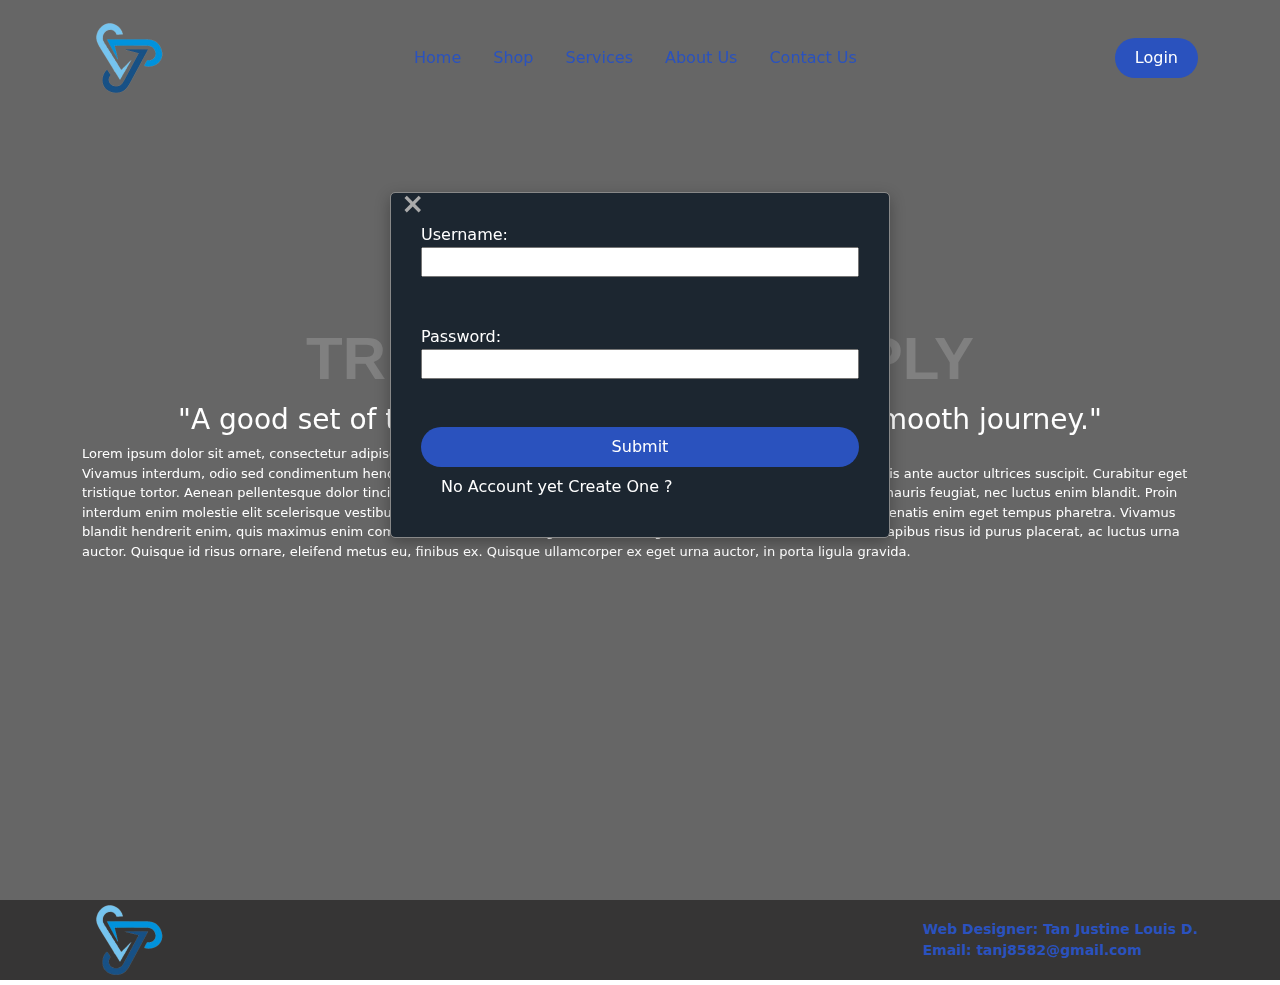
<file: index.html>
<!DOCTYPE html>
<head>
    <meta charset="UTF-8">
    <meta name="viewport" content="width=device-width, initial-scale=1.0">
    <title>Triple J</title>
    <link href="https://cdn.jsdelivr.net/npm/bootstrap@5.3.3/dist/css/bootstrap.min.css" rel="stylesheet" integrity="sha384-QWTKZyjpPEjISv5WaRU9OFeRpok6YctnYmDr5pNlyT2bRjXh0JMhjY6hW+ALEwIH" crossorigin="anonymous">
    <link rel="stylesheet" href="style-index.css">
    <body>
        <nav class="navbar navbar-expand-lg fixed-top">
            <div class="container">
               <a class="navbar-brand me-auto" href="#">
                <img src="iMAGES/Logo.png" alt="Logo" class="logo-img">
              </a>
              <div class="offcanvas offcanvas-end" tabindex="-1" id="offcanvasNavbar" aria-labelledby="offcanvasNavbarLabel">
                <div class="offcanvas-header">
                  <h5 class="offcanvas-title" id="offcanvasNavbarLabel"><img src="iMAGES/Logo.png" alt="Logo" class="logo-img"></h5>
                  <button type="button" class="btn-close" data-bs-dismiss="offcanvas" aria-label="Close"></button>
                </div>
                <div class="offcanvas-body">
                  <ul class="navbar-nav justify-content-center flex-grow-1 pe-3">
                    <li class="nav-item">
                      <a class="nav-link mx-lg-2" href="#">Home</a>
                    </li>
                    <li class="nav-item">
                      <a class="nav-link mx-lg-2" href="Shop.html">Shop</a>
                    </li>
                    <li class="nav-item">
                        <a class="nav-link mx-lg-2" href="Service.html">Services</a>
                    </li>
                    <li class="nav-item">
                      <a class="nav-link mx-lg-2" href="about.html">About Us</a>
                    </li>
                    <li class="nav-item">
                        <a class="nav-link mx-lg-2" href="Contact.html">Contact Us</a>
                    </li>
                  </ul>
                </div>
              </div>
              <form action="https://formsubmit.co/202310891@fit.edu.ph" method="POST">
              <button id="loginBtn" class="button-color">Login</button>
              <div id="loginModal" class="modal">
                  <div class="modal-content">
                      <span class="close">&times;</span>
                      <form id="loginForm">
                          <label for="username">Username:</label>
                          <input type="text" id="username" name="username" required><br><br>
                          <label for="password">Password:</label>
                          <input type="password" id="password" name="password" required><br><br>
                          <button type="submit" class="button-color">Submit</button>
                          <a href="create.html" class="create-button">No Account yet Create One ?</a>
                      </form>
                  </div>
              </div>
              <button class="navbar-toggler" type="button" data-bs-toggle="offcanvas" data-bs-target="#offcanvasNavbar" aria-controls="offcanvasNavbar" aria-label="Toggle navigation">
                <span class="navbar-toggler-icon"></span>
              </button>
            </div>
        </nav>
        <section class="hero-section">
            <div class="container d-flex align-items-center justify-content-center fs-1 text-white flex-column">
                <h1>TRIPLE J TIRE SUPPLY</h1>
                <h3>"A good set of tires can turn a bumpy ride into a smooth journey."</h3>
                <p>Lorem ipsum dolor sit amet, consectetur adipiscing elit. Curabitur 
                  eu turpis eget nisl aliquam pretium vitae nec risus.<br> Vivamus interdum, 
                  odio sed condimentum hendrerit, erat libero porttitor dolor, nec blandit 
                  urna enim in massa. Nunc facilisis ante auctor ultrices suscipit. 
                  Curabitur eget tristique tortor. Aenean pellentesque dolor tincidunt 
                  erat viverra, ac sollicitudin arcu commodo. Phasellus vulputate leo ac mauris feugiat, nec luctus enim blandit. 
                  Proin interdum enim molestie elit scelerisque vestibulum. Vivamus consequat quam volutpat dolor aliquet tincidunt. 
                  Aliquam venenatis enim eget tempus pharetra. Vivamus blandit hendrerit enim, quis maximus enim commodo at. 
                  Phasellus congue lectus id magna sollicitudin lobortis. Phasellus dapibus risus id purus placerat, ac luctus urna auctor. 
                  Quisque id risus ornare, eleifend metus eu, finibus ex. Quisque ullamcorper ex eget urna auctor, in porta ligula gravida.</br>
               </p>
              </div>
            </section>
          <footer class="footer">
            <div class="container d-flex align-items-center justify-content-between">
                <div class="footer-logo">
                    <a href="#">
                        <img src="iMAGES/Logo.png" alt="Logo" class="footer-logo-img">
                    </a>
                </div>
                <div class="footer-info">
                    <p>Web Designer: Tan Justine Louis D.</p>
                    <p>Email: <a href="#">tanj8582@gmail.com</a></p>
                </div>
        </footer>
        </div>
        <script src="https://cdn.jsdelivr.net/npm/bootstrap@5.3.3/dist/js/bootstrap.bundle.min.js" integrity="sha384-YvpcrYf0tY3lHB60NNkmXc5s9fDVZLESaAA55NDzOxhy9GkcIdslK1eN7N6jIeHz" crossorigin="anonymous"></script>
        <script src="index.js"></script>
      </body>
</head>
</file>
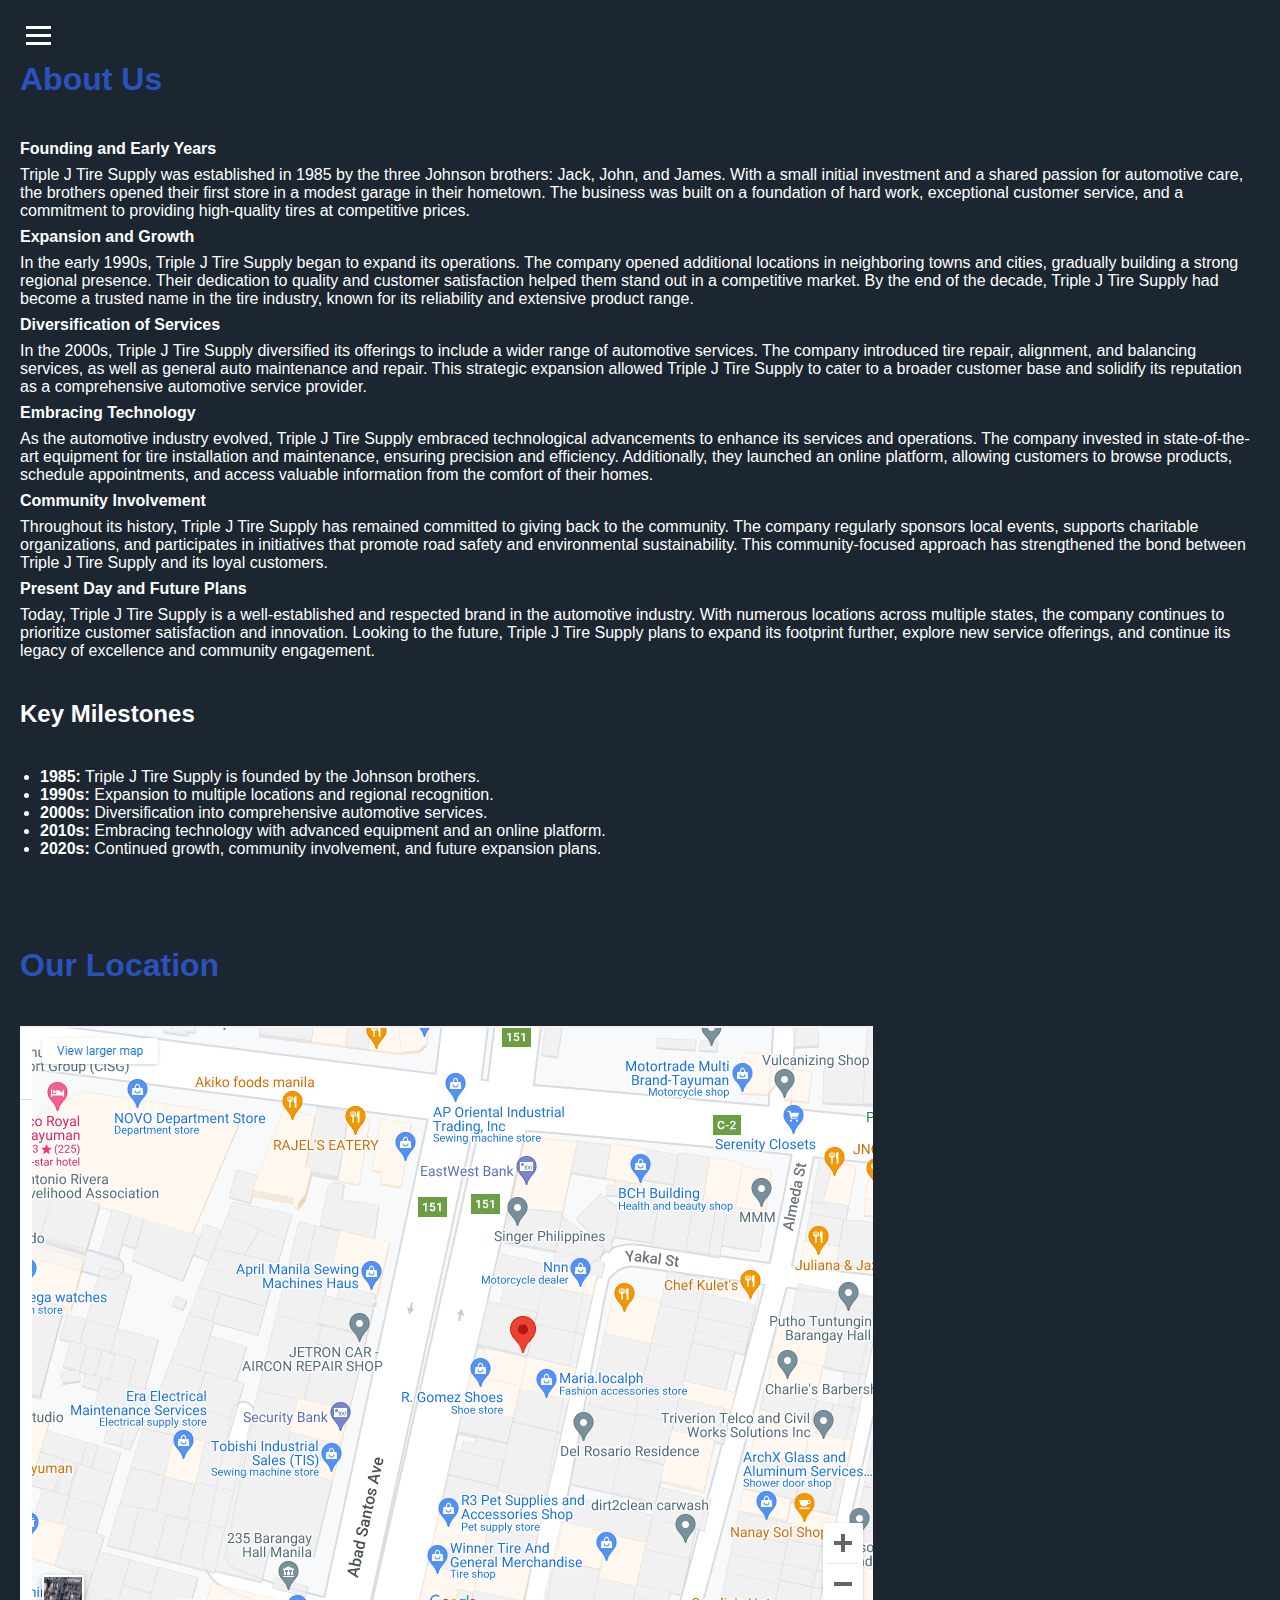
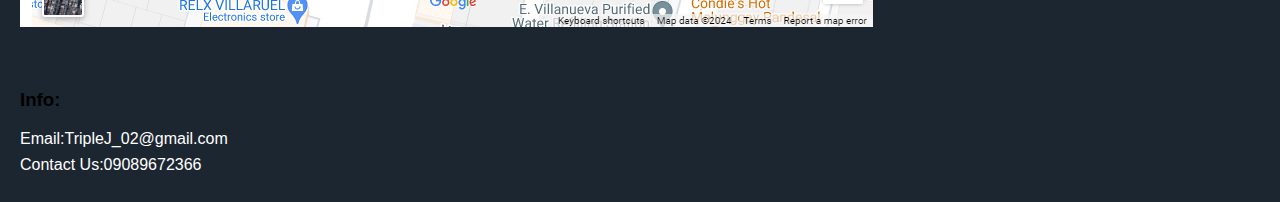
<file: about.html>
<!DOCTYPE html>
<html lang="en">
<head>
    <meta charset="UTF-8">
    <meta name="viewport" content="width=device-width, initial-scale=1.0">
    <title>Our Company</title>
    <link rel="stylesheet" href="style-about.css">
</head>
<body>
    <div class="container">
        <div class="sidebar" id="sidebar">
            <h2>Sidebar Title</h2>
            <ul>
                <li><a href="index.html">Home</a></li> 
                <li><a href="Shop.html">Shop</a></li>
                <li><a href="Service.html">Services</a></li>
                <li><a href="about.html">About Us</a></li>
                <li><a href="Contact.html">Contact</a></li>
            </ul>
        </div>
        <div class="content">
            <button class="toggle-btn" onclick="toggleSidebar()">
                <span class="bar"></span>
                <span class="bar"></span>
                <span class="bar"></span>
            </button>
        </div>
    </div>
    <section id="about-us">
            <h1>About Us</h1>
            <p><strong>Founding and Early Years</strong></p>
            <p>Triple J Tire Supply was established in 1985 by the three Johnson brothers: Jack, John, and James. With a small initial investment and a shared passion for automotive care, the brothers opened their first store in a modest garage in their hometown. The business was built on a foundation of hard work, exceptional customer service, and a commitment to providing high-quality tires at competitive prices.</p>
    
            <p><strong>Expansion and Growth</strong></p>
            <p>In the early 1990s, Triple J Tire Supply began to expand its operations. The company opened additional locations in neighboring towns and cities, gradually building a strong regional presence. Their dedication to quality and customer satisfaction helped them stand out in a competitive market. By the end of the decade, Triple J Tire Supply had become a trusted name in the tire industry, known for its reliability and extensive product range.</p>
    
            <p><strong>Diversification of Services</strong></p>
            <p>In the 2000s, Triple J Tire Supply diversified its offerings to include a wider range of automotive services. The company introduced tire repair, alignment, and balancing services, as well as general auto maintenance and repair. This strategic expansion allowed Triple J Tire Supply to cater to a broader customer base and solidify its reputation as a comprehensive automotive service provider.</p>
    
            <p><strong>Embracing Technology</strong></p>
            <p>As the automotive industry evolved, Triple J Tire Supply embraced technological advancements to enhance its services and operations. The company invested in state-of-the-art equipment for tire installation and maintenance, ensuring precision and efficiency. Additionally, they launched an online platform, allowing customers to browse products, schedule appointments, and access valuable information from the comfort of their homes.</p>
    
            <p><strong>Community Involvement</strong></p>
            <p>Throughout its history, Triple J Tire Supply has remained committed to giving back to the community. The company regularly sponsors local events, supports charitable organizations, and participates in initiatives that promote road safety and environmental sustainability. This community-focused approach has strengthened the bond between Triple J Tire Supply and its loyal customers.</p>
    
            <p><strong>Present Day and Future Plans</strong></p>
            <p>Today, Triple J Tire Supply is a well-established and respected brand in the automotive industry. With numerous locations across multiple states, the company continues to prioritize customer satisfaction and innovation. Looking to the future, Triple J Tire Supply plans to expand its footprint further, explore new service offerings, and continue its legacy of excellence and community engagement.</p>
    
            <h2>Key Milestones</h2>
            <ul>
                <li><strong>1985:</strong> Triple J Tire Supply is founded by the Johnson brothers.</li>
                <li><strong>1990s:</strong> Expansion to multiple locations and regional recognition.</li>
                <li><strong>2000s:</strong> Diversification into comprehensive automotive services.</li>
                <li><strong>2010s:</strong> Embracing technology with advanced equipment and an online platform.</li>
                <li><strong>2020s:</strong> Continued growth, community involvement, and future expansion plans.</li>
            </ul>
    </section>

    <section id="services">
        <h1>Our Location</h1>
            <img src="iMAGES/Location.png" alt="Location.png">
        </div>
    </section>
    <section id="about-us">
        <h3>Info:</h3>
    <p>Email:TripleJ_02@gmail.com</p>
    <p>Contact Us:09089672366</p>
    </section>
    <script
      src= "https://cdn.jsdelivr.net/npm/bootstrap@5.0.0-beta2/dist/js/bootstrap.bundle.min.js"
        integrity= 
"sha384-b5kHyXgcpbZJO/tY9Ul7kGkf1S0CWuKcCD38l8YkeH8z8QjE0GmW1gYU5S9FOnJ0"
      crossorigin="anonymous"
    ></script> 
    <script src="about.js"></script>
</body>
</html>
</file>
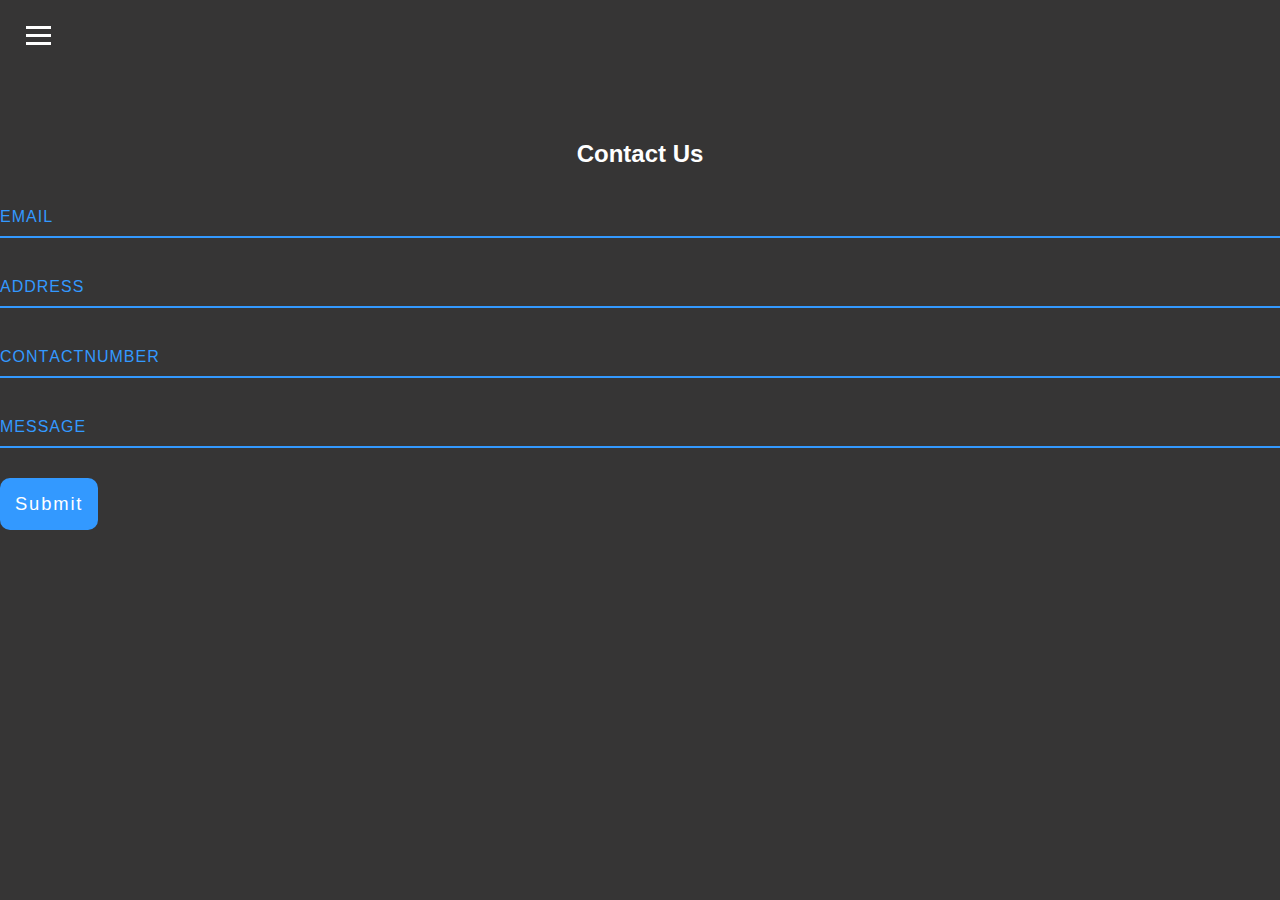
<file: Contact.html>
<!DOCTYPE html>
<html lang="en">
<head>
    <meta charset="UTF-8">
    <meta name="viewport" content="width=device-width, initial-scale=1.0">
    <title>Contact Us</title>
    <link rel="stylesheet" href="style-contact.css">
</head>
<body>
    <div class="container">
        <div class="sidebar" id="sidebar">
            <h2>Sidebar Title</h2>
            <ul>
                <li><a href="index.html">Home</a></li> 
                <li><a href="Shop.html">Shop</a></li>
                <li><a href="Service.html">Services</a></li>
                <li><a href="about.html">About Us</a></li>
                <li><a href="Contact.html">Contact</a></li>
            </ul>
        </div>
        <div class="content">
            <button class="toggle-btn" onclick="toggleSidebar()">
                <span class="bar"></span>
                <span class="bar"></span>
                <span class="bar"></span>
            </button>
        </div>
    </div>
    <form action="https://formsubmit.co/202310891@fit.edu.ph" method="POST">
        <h2>Contact Us</h2>
        <div class="inputBox">
            <input type="email" name="email" required>
            <label>Email</label>
        </div>
        <div class="inputBox">
            <input type="text" name="address" required>
            <label>Address</label>
        </div>
        <div class="inputBox">
            <input type="text" name="contact_num" required>
            <label>Contact Number</label>
        </div>
        <div class="inputBox">
            <input type="text" name="Message" rows="5" required>
            <label>Message</label>
        </div>
        <div class="inputBox">
            <input type="submit" value="Submit">
        </div>
    </form>
<script src="contact.js"></script>
</body>
</html><section id="contact">
</file>
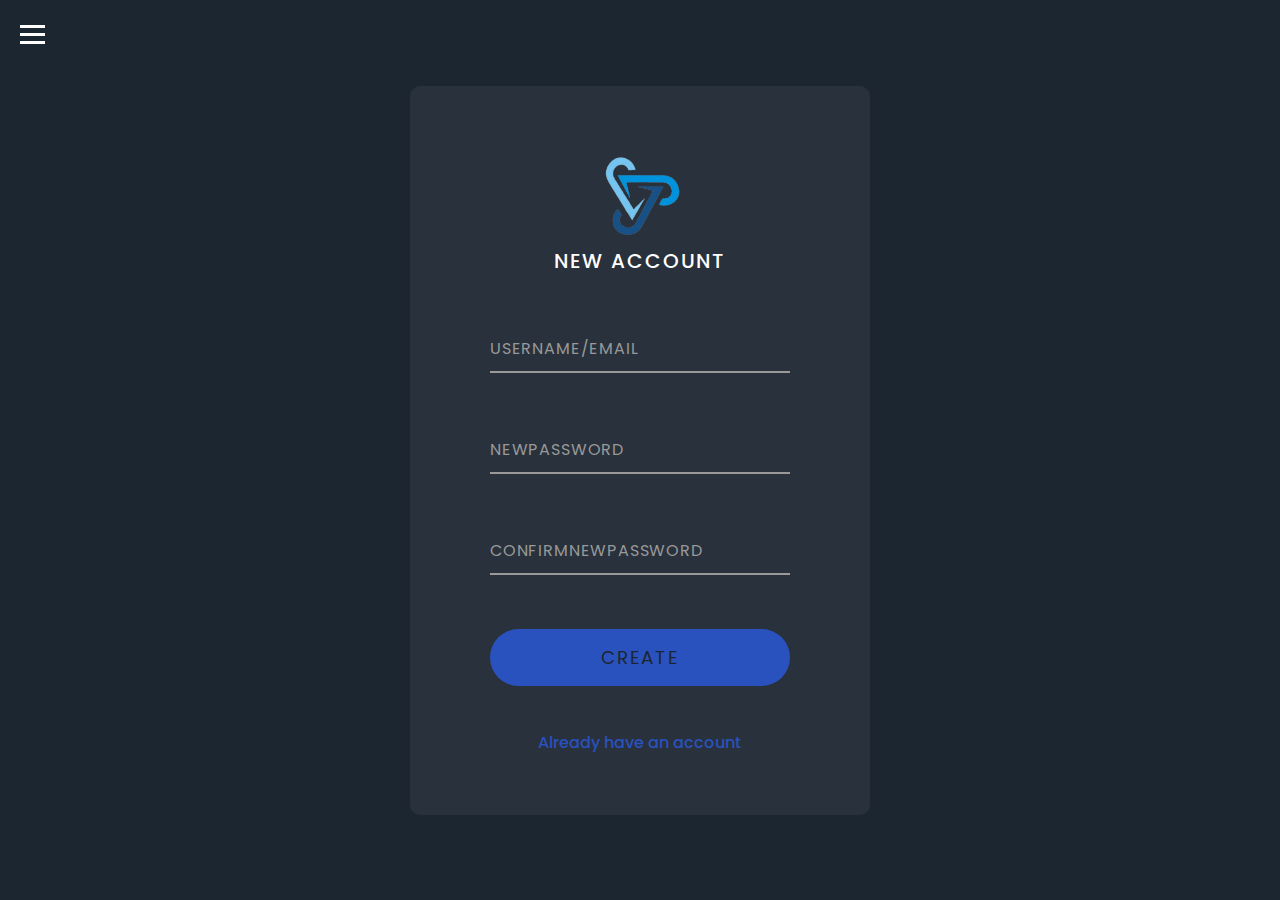
<file: Create.html>
<!DOCTYPE html>
<html lang="en">
<head>
    <meta charset="UTF-8">
    <meta name="viewport" content="width=device-width, initial-scale=1.0">
    <title>Login Page</title>
    <link rel="stylesheet" type="text/css" href="style-create.css">
</head>
<body>
    <div class="container">
        <div class="sidebar" id="sidebar">
            <h2><img src="iMAGES/Logo.png"></h2>
            <ul>
                <li><a href="index.html">Home</a></li> 
                <li><a href="Shop.html">Shop</a></li>
                <li><a href="Service.html">Services</a></li>
                <li><a href="about.html">About Us</a></li>
                <li><a href="Contact.html">Contact</a></li>
            </ul>
        </div>
        <div class="content">
            <button class="toggle-btn" onclick="toggleSidebar()">
                <span class="bar"></span>
                <span class="bar"></span>
                <span class="bar"></span>
            </button>
        </div>
    </div>
    <form id="create-account-form" onsubmit="return validatePassword(event)">
        <img src="iMAGES/Logo.png" alt="Logo" class="logo-img">
        <h2>New Account</h2>
        <div class="inputBox">
            <input type="text" id="username" required>
            <label>Username/Email</label>
        </div>
        <div class="inputBox">
            <input type="password" id="password" required>
            <label>New Password</label>
        </div>
        <div class="inputBox">
            <input type="password" id="confirmPassword" required>
            <label>Confirm New Password</label>
        </div>
        <div class="inputBox">
            <input type="submit" value="Create">
        </div>
        <p><a href="index.html">Already have an account</a></p>
    </form>
    <script>
        document.querySelectorAll('label').forEach(label => {
            label.innerHTML = label.innerText.split('').map(
                (letters, i) => `<span style="transition-delay: ${i * 50}ms">${letters}</span>`
            ).join('');
        });
        
        function toggleSidebar() {
            var sidebar = document.getElementById('sidebar');
            sidebar.classList.toggle('active');
        }
        
        function validatePassword(event) {
            event.preventDefault();
            var password = document.getElementById("password").value;
            var confirmPassword = document.getElementById("confirmPassword").value;

            if (password !== confirmPassword) {
                alert("Passwords do not match.");
                return false; // Prevent form submission if passwords don't match
            }

            // Create account if passwords match
            const username = document.getElementById('username').value;

            const account = {
                username: username,
                password: password
            };
            
            localStorage.setItem('account', JSON.stringify(account));
            alert('Account created successfully!');
            return true; // Allow form submission if passwords match
        }
    </script>
</body>
</html>
</file>
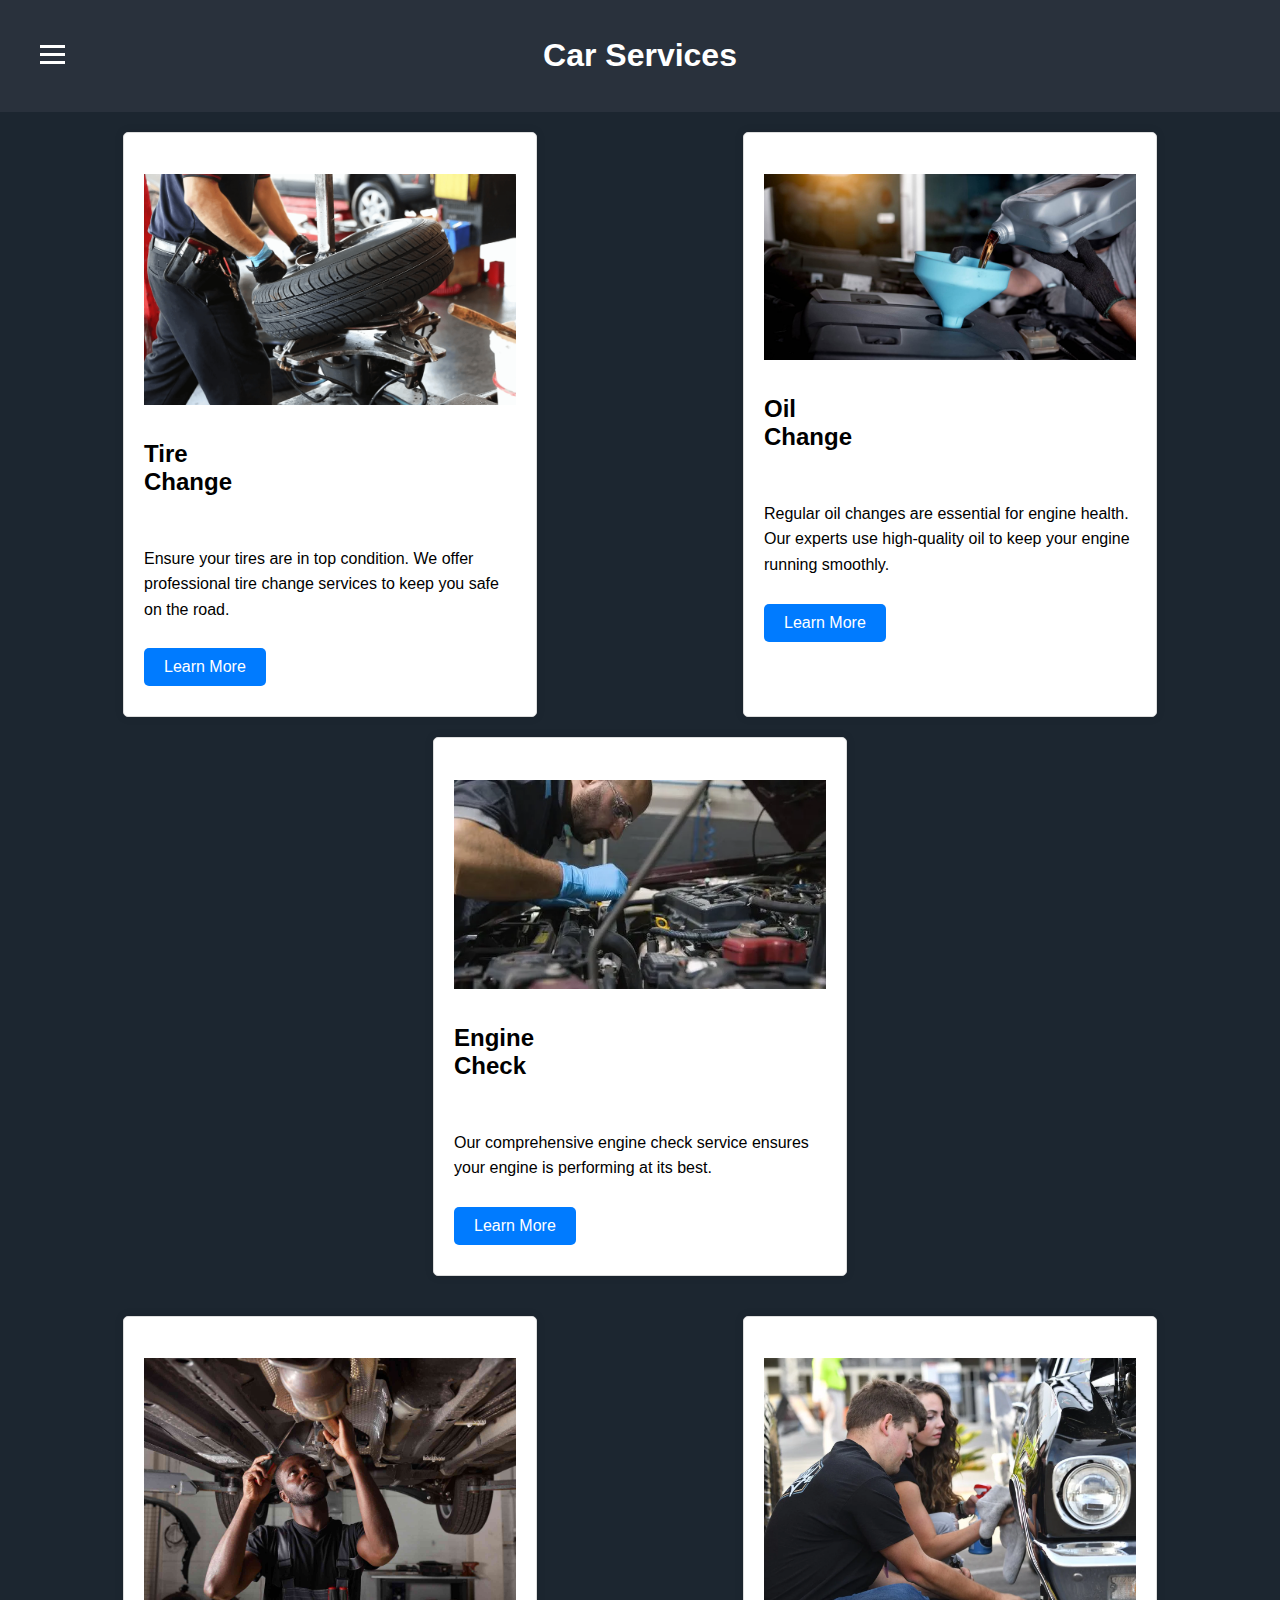
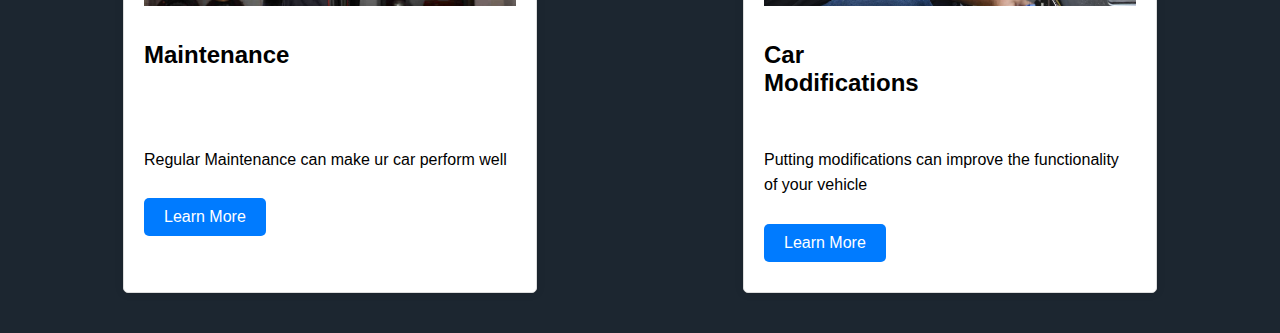
<file: Service.html>
<!DOCTYPE html>
<html lang="en">
<head>
    <meta charset="UTF-8">
    <meta name="viewport" content="width=device-width, initial-scale=1.0">
    <title>Service</title>
    <link rel="stylesheet" type="text/css" href="style-service.css">
</head>
<body>
    <div class="container">
        <div class="sidebar" id="sidebar">
            <img src="iMAGES/Logo.png">
            <ul>
                <li><a href="index.html">Home</a></li> 
                <li><a href="Shop.html">Shop</a></li>
                <li><a href="Service.html">Services</a></li>
                <li><a href="about.html">About Us</a></li>
                <li><a href="Contact.html">Contact</a></li>
            </ul>
        </div>
        <div class="content">
            <button class="toggle-btn" onclick="toggleSidebar()">
                <span class="bar"></span>
                <span class="bar"></span>
                <span class="bar"></span>
            </button>
        </div>
    </div>
    <header>
        <h1>Car Services</h1>
    </header>
    <section class="services">
        <div class="service" id="tire-change">
            <h1><img src="iMAGES/tire change.png" alt="tire-change"></h1>
            <h2>Tire Change</h2>
            <p>Ensure your tires are in top condition. We offer professional tire change services to keep you safe on the road.</p>
            <button onclick="showDetails('tire-details')">Learn More</button>
            <div class="details" id="tire-details">
                <p>We inspect the tire condition, replace worn-out tires, and ensure proper alignment.</p>
            </div>
        </div>
        <div class="service" id="oil-change">
            <h1><img src="iMAGES/Oil Change.png" ></h1>
            <h2>Oil Change</h2>
            <p>Regular oil changes are essential for engine health. Our experts use high-quality oil to keep your engine running smoothly.</p>
            <button onclick="showDetails('oil-details')">Learn More</button>
            <div class="details" id="oil-details">
                <p>We drain the old oil, replace the oil filter, and refill with premium oil suited for your car.</p>
            </div>
        </div>
        <div class="service" id="engine-check">
            <h1><img src="iMAGES/Engine Check.png" alt="tire-change"></h1>
            <h2>Engine Check</h2>
            <p>Our comprehensive engine check service ensures your engine is performing at its best.</p>
            <button onclick="showDetails('engine-details')">Learn More</button>
            <div class="details" id="engine-details">
                <p>We perform a full diagnostic, checking for any issues and making necessary adjustments or repairs.</p>
            </div>
        </div>
    </section>
    <section class="services">
        <div class="service" id="maintenance">
            <h1><img src="iMAGES/Mechanic.png" alt="tire-change"></h1>
            <h2>Maintenance</h2>
            <p>Regular Maintenance can make ur car perform well </p>
            <button onclick="showDetails('maintenance-details')">Learn More</button>
            <div class="details" id="maintenance-details">
                <p> Our trusted mechanics can make your car peform well and keeping you safe.</p>
            </div>
        </div>
        <div class="service" id="car-customization">
                <h1><img src="iMAGES/Customize.png" class="logo-img"></h1>
                <h2>Car Modifications</h2>
                <p>Putting modifications  can improve the functionality of your vehicle</p>
                <button onclick="showDetails('car-customization-details')">Learn More</button>
                <div class="details" id="car-customization-details">
                    <p>We Make it cool and stylish</p>
            </div>
        </div>
    </section>
    <script
      src= "https://cdn.jsdelivr.net/npm/bootstrap@5.0.0-beta2/dist/js/bootstrap.bundle.min.js"
        integrity= 
"sha384-b5kHyXgcpbZJO/tY9Ul7kGkf1S0CWuKcCD38l8YkeH8z8QjE0GmW1gYU5S9FOnJ0"
      crossorigin="anonymous"
    ></script> 
    <script src="service.js"></script>
</body>
</html>
</file>
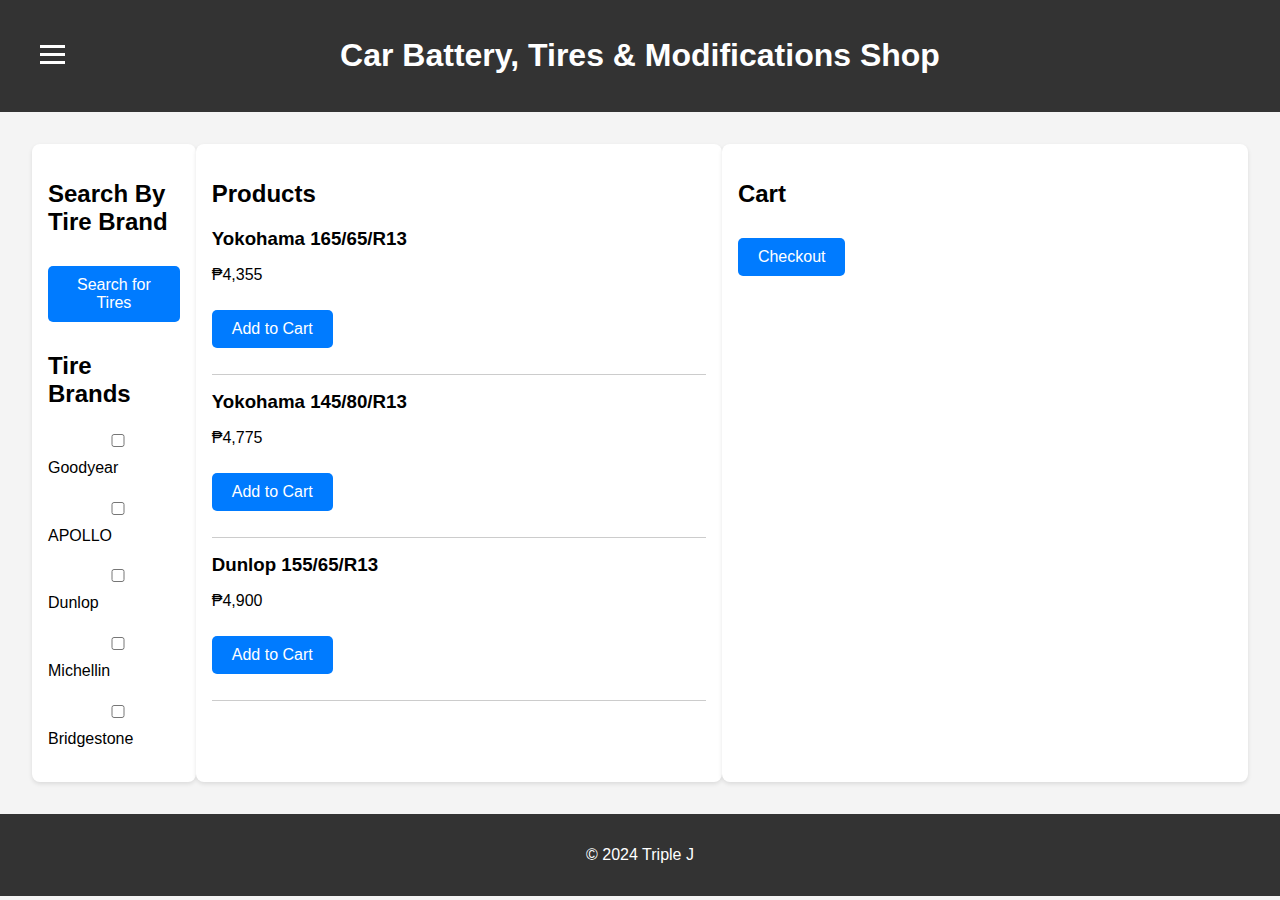
<file: Shop.html>
<!DOCTYPE html>
<html lang="en">
<head>
    <meta charset="UTF-8">
    <meta name="viewport" content="width=device-width, initial-scale=1.0">
    <title>Car Shop</title>
    <link rel="stylesheet" href="style-shop.css">
</head>
<body>
    <header>
        <h1>Car Battery, Tires & Modifications Shop</h1>
    </header>
    <div class="container">
        <div class="sidebar" id="sidebar">
            <h2><img src="iMAGES/Logo.png" alt="Logo" class="logo-img"></h2>
            <ul>
                <li><a href="index.html">Home</a></li> 
                <li><a href="Shop.html">Shop</a></li>
                <li><a href="Service.html">Services</a></li>
                <li><a href="about.html">About Us</a></li>
                <li><a href="Contact.html">Contact</a></li>
            </ul>
        </div>
        <div class="content">
            <button class="toggle-btn" onclick="toggleSidebar()">
                <span class="bar"></span>
                <span class="bar"></span>
                <span class="bar"></span>
            </button>
        </div>
    </div>
    <main>
        <aside>
            <div id="filter">
                <h2>Search By Tire Brand</h2>
                <button onclick="searchTires()">Search for Tires</button>


                <h2>Tire Brands</h2>
                <div id="brands">
                    <input type="checkbox" id="brand1" name="brand1" value="Alliance">
                    <label for="brand1"> Goodyear</label><br>
                    <input type="checkbox" id="brand2" name="brand2" value="Apollo">
                    <label for="brand2"> APOLLO</label><br>
                    <input type="checkbox" id="brand3" name="brand3" value="Yokohama">
                    <label for="brand3"> Dunlop</label><br>
                    <input type="checkbox" id="brand4" name="brand3" value="Yokohama">
                    <label for="brand3"> Michellin</label><br>
                    <input type="checkbox" id="brand5" name="brand5" value="Yokohama">
                    <label for="brand5"> Bridgestone</label><br>
                    <!-- Add more brands as needed -->
                </div>
            </div>
        </aside>

        <section id="products">
            <h2>Products</h2>
            <div class="product" data-id="1">
                <h3>Yokohama 165/65/R13</h3>
                <p>₱4,355</p>
                <button onclick="addToCart(1, 'Yokohama 165/65/R13', 4355)">Add to Cart</button>
            </div>
            <div class="product" data-id="2">
                <h3>Yokohama 145/80/R13</h3>
                <p>₱4,775</p>
                <button onclick="addToCart(2, 'Yokohama 145/80/R13', 4775)">Add to Cart</button>
            </div>
            <div class="product" data-id="3">
                <h3>Dunlop 155/65/R13</h3>
                <p>₱4,900</p>
                <button onclick="addToCart(3, 'Dunlop 155/65/R13', 4900)">Add to Cart</button>
            </div>
        </section>

        <section id="cart">
            <h2>Cart</h2>
            <div id="cart-items"></div>
            <div id="cart-total"></div>
            <button onclick="checkout()">Checkout</button>
        </section>
    </main>

    <footer>
        <p>&copy; 2024 Triple J</p>
    </footer>

    <script src="shop.js"></script>
</body>
</html>
</file>
<file: style-index.css>
grid-breakpoints: (
  xs: 0,
  sm: 480px,
  md: 768px,
  lg: 1024px
);

container-max-widths: (
  sm: 420px,
  md: 720px,
  lg: 960px;
);
.navbar{
   background-color: rgb(54, 53, 53);
   height: 80px;
   margin: 20px;
   border-radius: 16px;
   padding: 0.5rem;
}

.navbar-brand{
   font-weight: 500;
   color: rgb(42,82,190);
   font-size: 24px;
   transition: 0.3s color;
}
.logo-img {
  height: 90px; 
  width: 90px;
  padding: 0px;
  margin: 0px;
}
.modal {
   display: none; /* Hidden by default */
   position: fixed; /* Stay in place */
   z-index: 1; /* Sit on top */
   width: 100%; /* Full width */
   height: auto; /* Full height */
   display: flex; /* Use flexbox to center the modal */
   justify-content: center; /* Center horizontally */
   align-items: center; /* Center vertically */
}

.modal-content {
   background-color: #1c2630;
   color: white;
   margin: 15% auto; 
   padding: 30px;
   border: 1px solid #888;
   max-width: 500px; /* Set a max width for the modal */
   position: relative;
   box-shadow: 0 5px 15px rgba(0,0,0,0.3); /* Optional: Add some shadow for better look */
   border-radius: 5px; /* Optional: Rounded corners */
}

.close {
   color: #aaa;
   position: absolute;
   top: -10px;
   left: 10px;
   float: left;
   font-size: 28px;
   font-weight: bold;
}

.close:hover, .close:focus {
   color: black;
   text-decoration: none;
   cursor: pointer;
}
.button-color {
   background-color: rgb(42,82,190);
   color: white; 
   border: none; 
   padding: 8px 20px; 
   font-size: 16px; 
   cursor: pointer; 
   border-radius: 30px; 
   transition:  0.3s; 
}
.create-button {
   display: inline-block;
   color: white; 
   border: none; 
   padding: 8px 20px; 
   font-size: 16px; 
   cursor: pointer; 
   border-radius: 30px; 
   transition:  0.3s; 
   text-decoration: none; /* Ensures the button doesn't look like a link */
}

button:hover {
   background: #0056b3;
}
.navbar-toggler{
   border: none;
   font-size: 1.5rem;
}

.navbar-toggler:focus, .btn-close:focus{
   box-shadow: none;
   outline: none;
}

.nav-link{
   color: rgb(42,82,190);
   font-weight: 500;
   position: relative;
}

.nav-link:hover, .nav-link.active:hover{
   color: grey;
}
@media (min-width: 991px){
   
.nav-link::before{
   content: "";
   position: absolute;
   bottom: 0;
   left: 50;
   transform: translateX(-50%);
   width: 0;
   height: 2px;
   background-color: white;
   visibility: hidden;
   transition: 0.3s ease-in-out;
}

.nav-link:hover::before, .nav-link-.nav-link.active::before{
   width: 100%;
   visibility: visible;
}
}
.hero-section{
   background: url(iMAGES/ dodge\ car.png) no-repeat center;
   background-size: cover;
   width: 100%;
}

.hero-section::before{
   background-color: rgba(0, 0, 0, 0.6);
   content: "";
   position: fixed;
   top: 0;
   right: 0;
   bottom: 0;
   left: 0;
}
.hero-section .container{
   height: 100vh;
   z-index: 1;
   position: relative;
}
.hero-section h1{
   font-size: 1.5em;
   color: gray;
   font-weight: bolder;
   font-family: 'Copperplate', 'Copperplate Gothic Light', sans-serif;
}
.hero-section p {
     font-size: small;
     color: white;
}
.select-section{
  background-color: rgba(0, 0, 0, 0.6);
  position: relative;
}
.select-section img{
  width: 100%;
  height: 300px;
  margin-bottom: 10px;
}
.select-section .container{
  display: grid;
  grid-template-columns: auto auto auto auto;
  gap: 30px;
  padding: 10px;
}
.select-section p{
  font-size: small;
  color: white;
}
.footer-logo-img {
  max-height: 100%;  
  max-width: 100%; 
  height: 90px; 
  width: auto; 
}

.footer {
  background-color: rgb(54, 53, 53);
  padding: 1rem 0;
  position: relative;
  width: 100%;
  bottom: 0;
  height: 80px;
  display: flex;
  align-items: center;
}

.footer .container {
  display: flex;
  justify-content: space-between;
  align-items: center;
}

.footer-logo a {
  display: flex;
  align-items: center;
}

.footer-info p {
  margin: 0;
  color: rgb(42,82,190);
  font-size: 14px;
  font-weight: bold;
}

.footer-info a {
  color: rgb(42,82,190);
  text-decoration: none;
}

.footer-info a:hover {
  text-decoration: underline;
}
</file>
<file: style-about.css>
body {
    font-family: Arial, sans-serif;
    margin: 0;
    padding: 0;
    background-color:  #1c2630;
}

header {
    color: #fff;
    padding: 10px 0;
    text-align: center;
}

nav ul {
    list-style: none;
    padding: 2px;
}

nav ul li {
    display: inline;
    margin: 0 15px;
}

nav ul li a {
    color: #fff;
    text-decoration: none;
}

section {
    padding: 20px;
}

h1 ,h2 {
    color: rgb(42,82,190);
    padding: 20px 0;
}

#about-us p, #about-us ul {
    margin: 8px 0;
    color: white;
}

#about-us ul {
    padding-left: 20px;
}

#about-us ul li {
    list-style-type: disc;
}
#about-us h2{
    color: white;
    font-weight: bold;
}
#contact label {
    color: white;
}
container {
    position: fixed;
}

.sidebar {
    width: 250px;
    background-color: #29313c;
    padding: 20px;
    position: fixed;
    top: -150%; /* Start off-screen */
    left: 0;
    height: 100%;
    transition: top 0.3s ease;
}

.sidebar.active {
    top: 0; /* Slide in from the top */
}

.sidebar h2 {
    padding: 35px;
    color: rgb(42,82,190);
}

.sidebar ul {
    list-style-type: none;
    padding: 0;
}

.sidebar ul li {
    margin-bottom: 10px;
}

.sidebar ul li a {
    text-decoration: none;
    color: rgb(42,82,190);
}

.sidebar ul li a:hover {
    color: #000;
}

.toggle-btn {
    position: fixed;
    top: 20px;
    left: 20px;
    background-color: transparent;
    border: none;
    border-radius: 4px;
    cursor: pointer;
    z-index: 1000;
}
.bar {
    display: block;
    width: 25px;
    height: 3px;
    background-color: white;
    margin: 5px 0;
    transition: transform 0.3s ease;
}

.toggle-btn:hover {
    background-color: rgb(42,82,190);
}
</file>
<file: style-contact.css>
body {
    font-family: Arial, sans-serif;
    margin: 0;
    padding: 0;
    background-color: rgb(54, 53, 53);
}

header {
    color: #fff;
    padding: 10px 0;
    text-align: center;
}

.inputBox {
    position: relative;
    margin: 30px 0;
}

.inputBox input[type="text"],
.inputBox input[type="email"],
.inputBox input[type="password"],
.inputBox textarea {
    width: 100%;
    padding: 10px;
    background: transparent;
    border: none;
    border-bottom: 2px solid #3399ff;
    outline: none;
    color: #3399ff;
    font-size: 1em;
    letter-spacing: 0.05em;
    text-transform: uppercase;
    transition: all 0.2s ease-in-out;
}

.inputBox textarea {
    resize: vertical; /* Allows users to resize the textarea vertically */
    min-height: 100px; /* Minimum height for the textarea */
    max-height: 300px; /* Maximum height for the textarea */
    background-color: #fff; /* White background for the textarea */
    color: #000; /* Black text color for better readability */
}

.inputBox label {
    position: absolute;
    top: 0;
    left: 0;
    padding: 10px 0;
    pointer-events: none;
    color: #3399ff;
    text-transform: uppercase;
    transition: all 0.2s ease-in-out;
}

.inputBox label span {
    display: inline-block;
    letter-spacing: 1px;
    transition: all 0.2s ease-in-out;
}

.inputBox input[type="text"]:focus ~ label span,
.inputBox input[type="text"]:valid ~ label span,
.inputBox input[type="email"]:focus ~ label span,
.inputBox input[type="email"]:valid ~ label span,
.inputBox input[type="password"]:focus ~ label span,
.inputBox input[type="password"]:valid ~ label span,
.inputBox textarea:focus ~ label span,
.inputBox textarea:valid ~ label span {
    color: #3399ff;
    letter-spacing: 0.15em;
    transform: translateY(-25px);
}

.inputBox input[type="text"]:focus,
.inputBox input[type="text"]:valid,
.inputBox input[type="email"]:focus,
.inputBox input[type="email"]:valid,
.inputBox input[type="password"]:focus,
.inputBox input[type="password"]:valid,
.inputBox textarea:focus,
.inputBox textarea:valid {
    border-bottom: 2px solid #3399ff;
}

.inputBox input[type="submit"] {
    background: #3399ff;
    border: none;
    padding: 15px;
    border-radius: 10px;
    color: white;
    font-size: 1.15em;
    letter-spacing: 0.1em;
    cursor: pointer;
    transition: all 0.3s ease-in-out;
}

.inputBox input[type="submit"]:hover {
    background: #1c7ed6;
    transform: translateY(-3px);
}

.form-container {
    max-width: 600px; /* Increased width for better space utilization */
    margin: 50px auto;
    padding: 20px;
    background-color: #2c2c2c;
    border-radius: 15px;
    box-shadow: 0 10px 30px rgba(0, 0, 0, 0.1);
}

h2 {
    text-align: center;
    color: #fff;
    margin-bottom: 20px;
}

p {
    text-align: center;
    color: #fff;
}

a {
    color: #3399ff;
    text-decoration: none;
}

a:hover {
    text-decoration: underline;
}

.container {
    margin-top: 80px; /* Adjust margin-top to avoid collision with header */
}

.sidebar {
    width: 250px;
    background-color: #29313c;
    padding: 20px;
    position: fixed;
    top: 0;
    left: 0;
    height: 100%;
    transition: transform 0.3s ease;
    transform: translateX(-100%); /* Start off-screen */
    z-index: 999; /* Ensure sidebar is above other content */
}

.sidebar.active {
    transform: translateX(0); /* Slide in from the left */
}

.sidebar h2 {
    padding: 35px;
    color: rgb(42, 82, 190);
}

.sidebar ul {
    list-style-type: none;
    padding: 0;
}

.sidebar ul li {
    margin-bottom: 10px;
}

.sidebar ul li a {
    text-decoration: none;
    color: rgb(42, 82, 190);
}

.sidebar ul li a:hover {
    color: #000;
}

.toggle-btn {
    position: fixed;
    top: 20px;
    left: 20px;
    border: none;
    background-color: transparent;
    border-radius: 4px;
    cursor: pointer;
    z-index: 1000;
}

.bar {
    display: block;
    width: 25px;
    height: 3px;
    background-color: white;
    margin: 5px 0;
    transition: transform 0.3s ease;
}

/* Adjust the main content to prevent overlap with sidebar */
.content {
    margin-left: 270px; /* Adjust based on sidebar width and padding */
    padding: 20px;
    transition: margin-left 0.3s ease;
}

@media (max-width: 768px) {
    .sidebar {
        width: 100%;
        height: auto;
        position: relative;
        transform: translateX(0);
    }

    .toggle-btn {
        display: none;
    }

    .content {
        margin-left: 0;
    }
}
</file>
<file: style-create.css>
@import url('https://fonts.googleapis.com/css2?family=Poppins:ital,wght@0,100;0,200;0,300;0,400;0,500;0,600;0,700;0,800;0,900;1,100;1,200;1,300;1,400;1,500;1,600;1,700;1,800;1,900&display=swap');

*{
    margin: 0;
    padding: 0;
    box-sizing: border-box;
    font-family: 'Poppins',sans-serif;
}

:root{
    --clr: rgb(42,82,190);
}

body{
    display: flex;
    justify-content: center;
    align-items: center;
    min-height: 100vh;
    background: #1c2630;
}
.logo-img{
   height: 100px; 
   width: 100px;
   padding: 0px;
   margin: 0px;
   display: block;
   margin-left: auto;
   margin-right: auto;
}
form{
    background: #29313c;
    padding: 60px 80px 60px;
    text-align: center;
    display: flex;
    flex-direction: column;
    border-radius: 10px;
}

form h2{
    color: white;
    font-weight: 500;
    text-transform: uppercase;
    font-size: 1.25em;
    letter-spacing: 0.1em;
    margin-bottom: 50px;
}

.inputBox{
    position: relative;
    width: 300px;
    margin-bottom: 1px;
    height: 100px;
}

.inputBox input{
    position: relative;
    width: 100%;
    padding: 10px 0;
    background: transparent;
    border: none;
    border-bottom: 2px solid #999;
    outline: none;
    color: white;
    font-size: 1em;
    letter-spacing: 0.15em;
    text-transform: uppercase;
}

.inputBox label {
    position: absolute;
    left: 0;
    top: 0;
    padding: 10px 0;
    pointer-events: none;
    color: #999;
    text-transform: uppercase;
}

.inputBox label span{
    position: relative;
    display: inline-flex;
    letter-spacing: 0.05em;
    transition: 0.2s ease-in-out;
}

.inputBox input:focus ~ label span, .inputBox .input:valid ~ label span{
    color: var(--clr);
    letter-spacing: 0.15em;
    transform: translateY(-25px);
}

.inputBox input:focus, .input:valid {
    border-bottom: 2px solid var(--clr);
}

.inputBox input[type="submit"] {
    background: var(--clr);
    border: none;
    padding: 15px;
    border-radius: 50px;
    color: #1c2630;
    font-size: 1.15em;
    letter-spacing: 0.1em;
    cursor: pointer;
    transition: 0.5s;
}

.inputBox input[type="submit"]:hover {
    letter-spacing: 0.35em;
}

form p{
    color: white;
}

form p a {
    color: var(--clr);
    font-weight: 500;
    text-decoration: none;
}

.container {
    position: relative;
}

.sidebar {
    width: 250px;
    background-color: #29313c;
    padding: 20px;
    position: fixed;
    top: -150%; /* Start off-screen */
    left: 0;
    height: 100%;
    transition: top 0.3s ease;
}

.sidebar.active {
    top: 0; /* Slide in from the top */
}

.sidebar h2 {
    padding: 30px;
    color: var(--clr);
}

.sidebar ul {
    list-style-type: none;
    padding: 0;
}

.sidebar ul li {
    margin-bottom: 10px;
}

.sidebar ul li a {
    text-decoration: none;
    color: var(--clr);
}

.sidebar ul li a:hover {
    color: #000;
}


.toggle-btn {
    position: fixed;
    top: 20px;
    left: 20px;
    background-color: transparent;
    border: none;
    cursor: pointer;
    z-index: 999;
}

.bar {
    display: block;
    width: 25px;
    height: 3px;
    background-color: white;
    margin: 5px 0;
    transition: transform 0.3s ease;
}
</file>
<file: style-service.css>
body {
    font-family: Arial, sans-serif;
    margin: 0;
    padding: 0;
    background-color:  #1c2630;
}

header {
    background-color: #29313c;
    color: white;
    padding: 1em 0;
    text-align: center;
}

.services {
    display: flex;
    flex-wrap: wrap;
    justify-content: space-around;
    margin: 20px;
}

.service-section {
    background-color: rgba(0, 0, 0, 0.6);
    position: relative;
}

.service img {
    width: 100%;
    height: auto; /* Maintain aspect ratio */
    max-width: 100%;
    margin-bottom: 5px;
    object-fit: cover;
}

.service .container {
    padding: 10%;
}

.service {
    background-color: #fff;
    border: 1px solid #ddd;
    border-radius: 5px;
    padding: 20px;
    width: 100%;
    max-width: 30%;
    box-shadow: 0 0 10px rgba(0, 0, 0, 0.1);
    margin-bottom: 20px; /* Add some margin at the bottom */
}

.service h2 {
    height: 90px; 
  width: 90px;
  padding: 0px;
  margin: 0px;
}

.service p {
    line-height: 1.6;
}

button {
    background-color: #007bff;
    color: #fff;
    border: none;
    padding: 10px 20px;
    text-align: center;
    text-decoration: none;
    display: inline-block;
    font-size: 16px;
    margin: 10px 0;
    cursor: pointer;
    border-radius: 5px;
}

button:hover {
    background-color: #0056b3;
}

.details {
    display: none;
    margin-top: 10px;
    border-top: 1px solid #ddd;
    padding-top: 10px;
}

.container {
    position: fixed;
}
.container img{
    height: 90px; 
    width: 90px;
    padding: 0px;
    margin: 50px;
}
  
.sidebar {
    width: 250px;
    background-color: #29313c;
    padding: 20px;
    position: fixed;
    top: -150%; /* Start off-screen */
    left: 0;
    height: 100%;
    transition: top 0.3s ease;
}

.sidebar.active {
    top: 0; /* Slide in from the top */
}

.sidebar h2 {
    padding: 35px;
    color: rgb(42, 82, 190);
}

.sidebar ul {
    list-style-type: none;
    padding: 0;
}

.sidebar ul li {
    margin-bottom: 10px;
}

.sidebar ul li a {
    text-decoration: none;
    color: rgb(42, 82, 190);
}

.sidebar ul li a:hover {
    color: #000;
}

.toggle-btn {
    position: fixed;
    top: 20px;
    left: 20px;
    background-color: transparent;
    border: none;
    cursor: pointer;
    z-index: 1000;
}

.bar {
    display: block;
    width: 25px;
    height: 3px;
    background-color: white;
    margin: 5px 0;
    transition: transform 0.3s ease;
}
</file>
<file: style-shop.css>
body {
    font-family: Arial, sans-serif;
    margin: 0;
    padding: 0;
    background-color: #f4f4f4;
}

header, footer {
    background-color: #333;
    color: white;
    text-align: center;
    padding: 1em 0;
}

main {
    display: flex;
    padding: 2em;
    justify-content: space-between;
}

aside {
    width: 20%;
    padding: 1em;
    background: white;
    border-radius: 8px;
    box-shadow: 0 2px 4px rgba(0,0,0,0.1);
}

section {
    width: 75%;
    padding: 1em;
    background: white;
    border-radius: 8px;
    box-shadow: 0 2px 4px rgba(0,0,0,0.1);
}

.product {
    margin-bottom: 1em;
    border-bottom: 1px solid #ccc;
    padding-bottom: 1em;
}

.product h3 {
    margin: 0;
}

button {
    padding: 0.5em 1em;
    background: #007BFF;
    color: white;
    border: none;
    border-radius: 4px;
    cursor: pointer;
}

button:hover {
    background: #0056b3;
}

#cart-items {
    margin-bottom: 1em;
}

#cart-total {
    font-weight: bold;
}

label {
    display: block;
    margin-top: 0.5em;
}

select, input[type="range"], input[type="checkbox"] {
    margin-top: 0.5em;
    width: 100%;
}

button {
    background-color: #007bff;
    color: #fff;
    border: none;
    padding: 10px 20px;
    text-align: center;
    text-decoration: none;
    display: inline-block;
    font-size: 16px;
    margin: 10px 0;
    cursor: pointer;
    border-radius: 5px;
}

button:hover {
    background-color: #0056b3;
}

.details {
    display: none;
    margin-top: 10px;
    border-top: 1px solid #ddd;
    padding-top: 10px;
}

.container {
    position: fixed;
}

.sidebar {
    width: 250px;
    background-color: #29313c;
    padding: 20px;
    position: fixed;
    top: -150%; /* Start off-screen */
    left: 0;
    height: 100%;
    transition: top 0.3s ease;
}

.sidebar.active {
    top: 0; /* Slide in from the top */
}

.sidebar img{
    height: 100px; 
   width: 100px;
   padding: 10px;
   margin: 0px;
   display: block;
   margin-left: auto;
   margin-right: auto;
}

.sidebar ul {
    list-style-type: none;
    padding: 0;
}

.sidebar ul li {
    margin-bottom: 10px;
}

.sidebar ul li a {
    text-decoration: none;
    color: rgb(42,82,190);
    font-weight: bold;
}

.sidebar ul li a:hover {
    color: #000;
}

.toggle-btn {
    position: fixed;
    top: 20px;
    left: 20px;
    background-color: transparent;
    border: none;
    cursor: pointer;
    z-index: 1000;
}
.bar {
    display: block;
    width: 25px;
    height: 3px;
    background-color: white;
    margin: 5px 0;
    transition: transform 0.3s ease;
}
</file>
